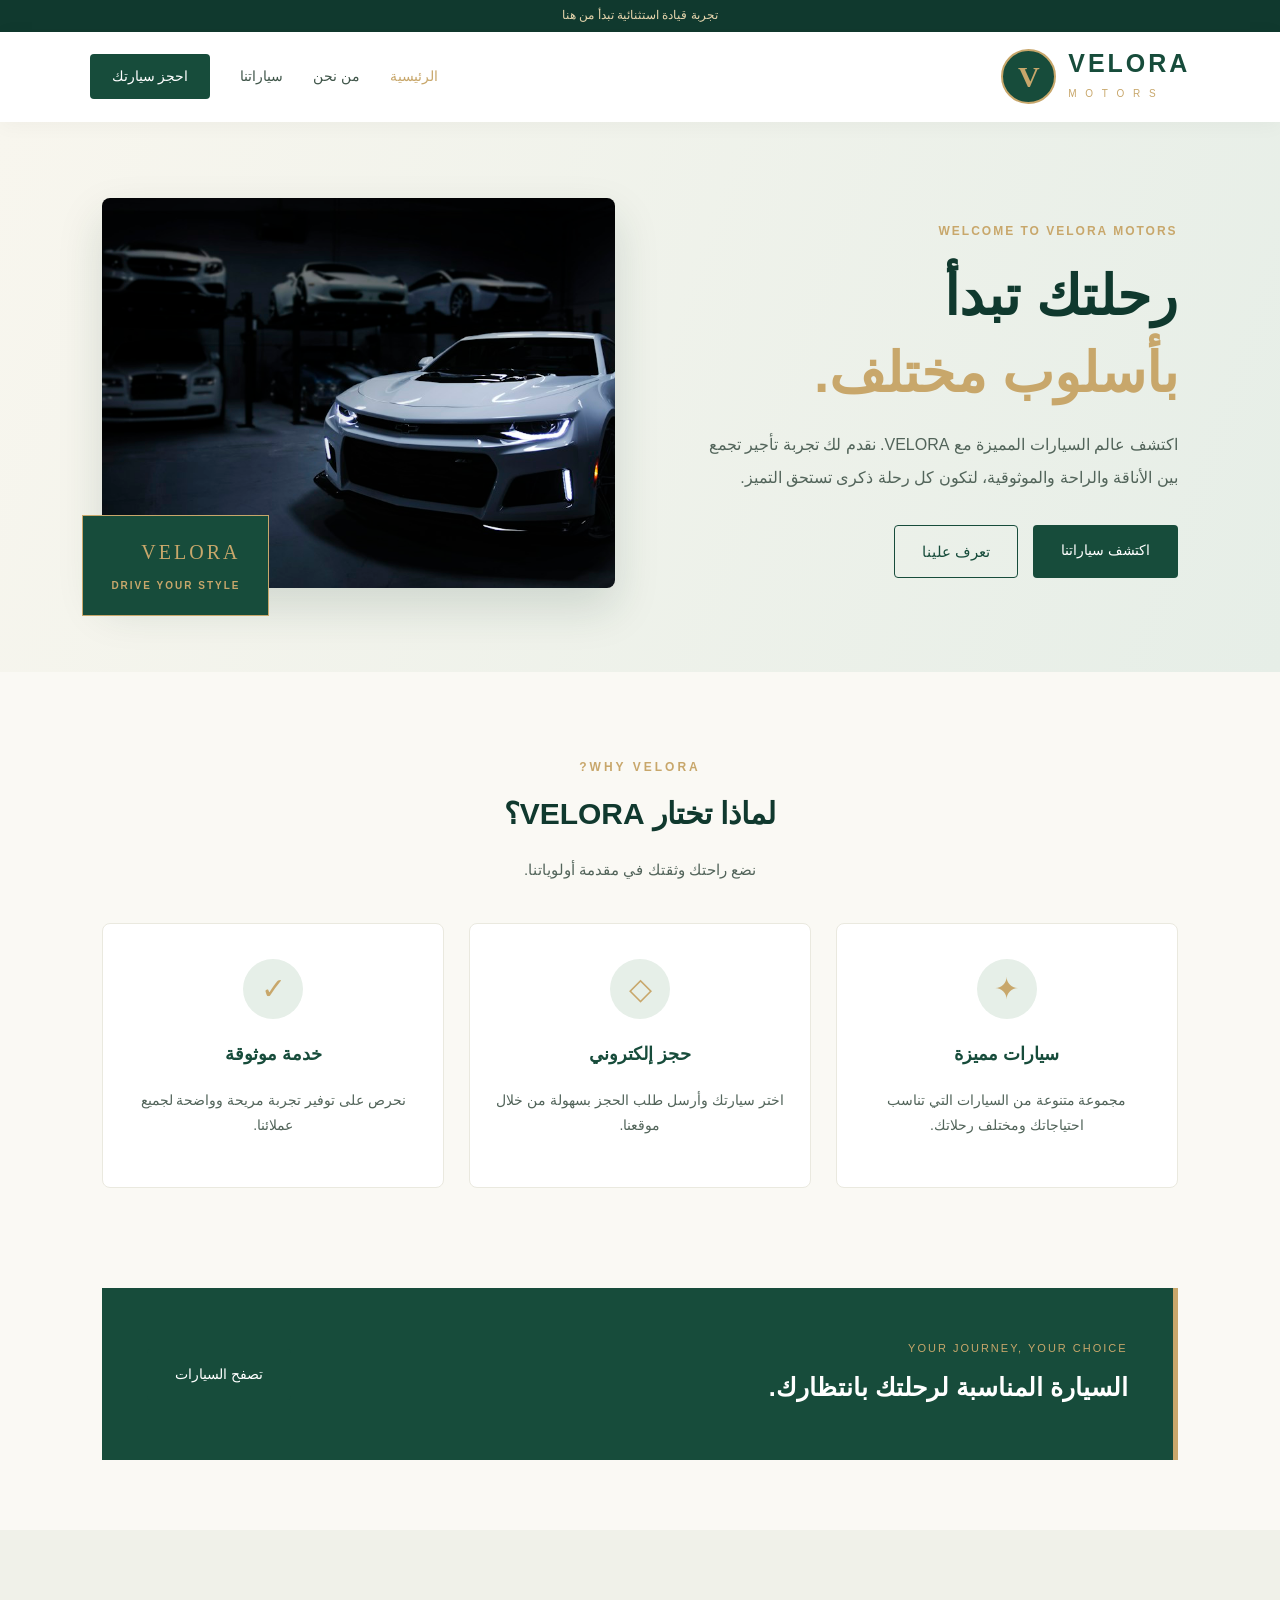
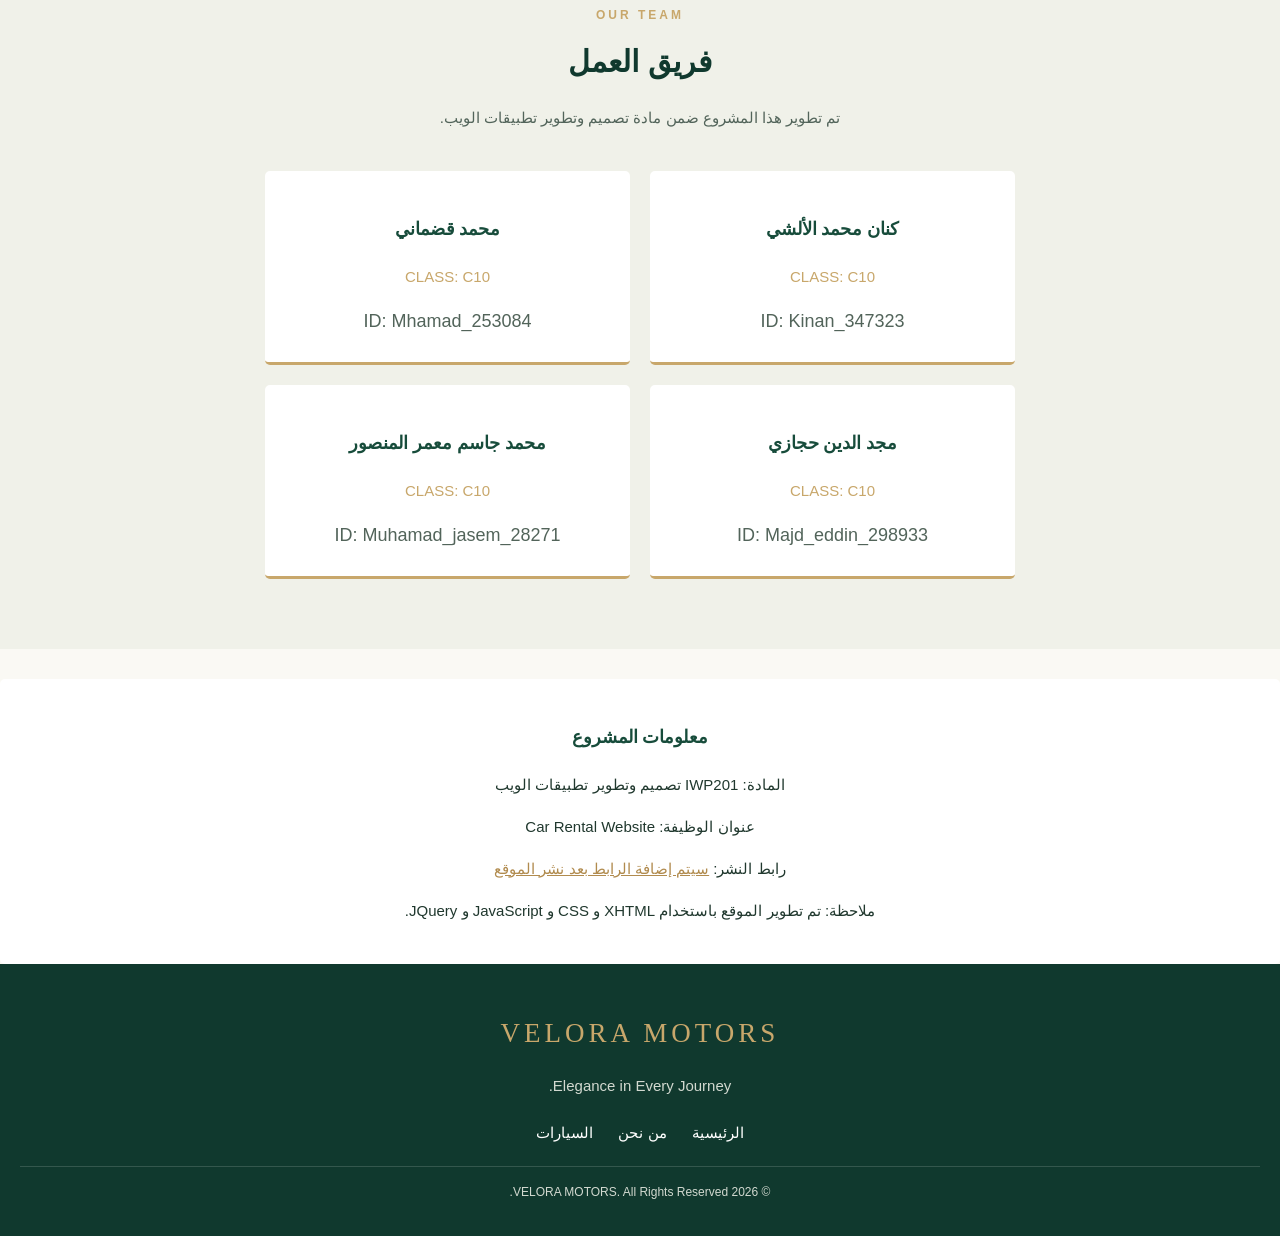
<file: index.html>
<!DOCTYPE html>
<html>
<head>
    <meta charset="UTF-8">
    <meta http-equiv="refresh" content="0; url=home.html">
    <title>VELORA MOTORS</title>
</head>
<body>
    <a href="home.html">Open VELORA MOTORS</a>
</body>
</html>
</file>
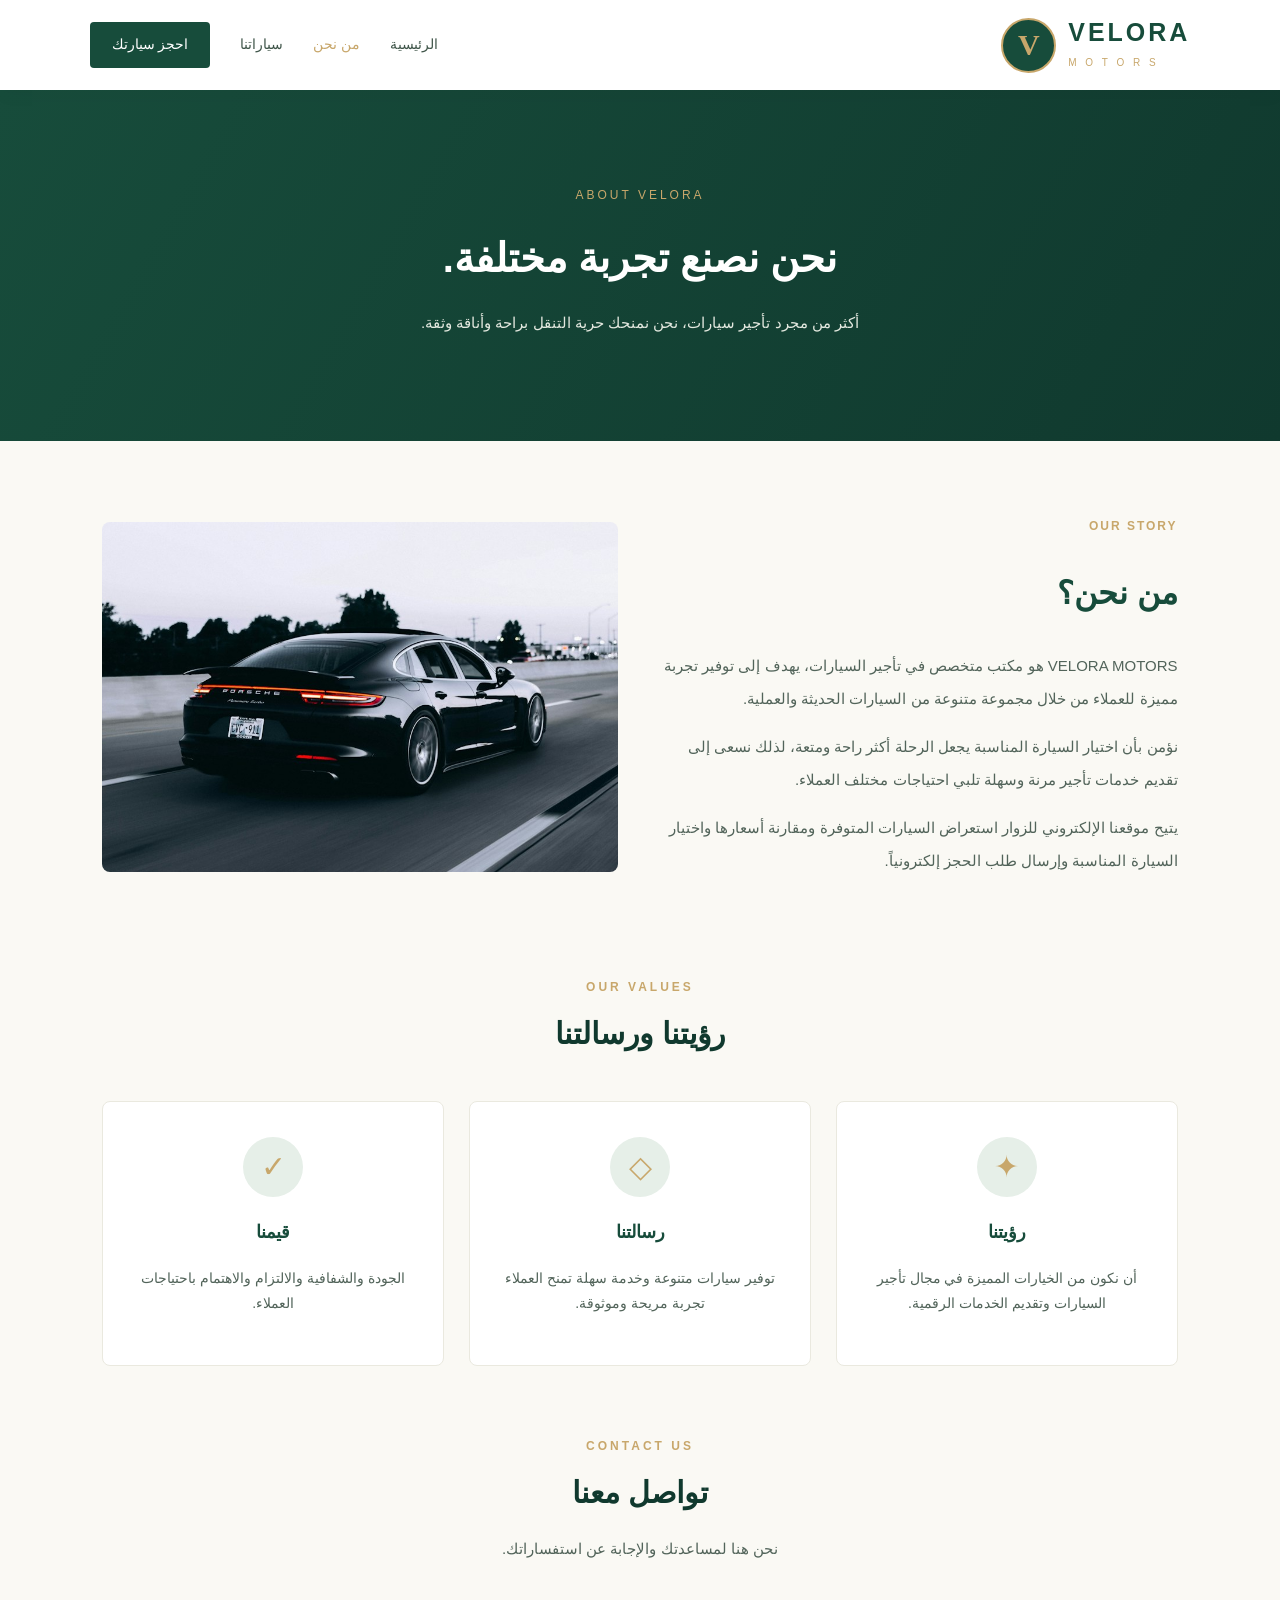
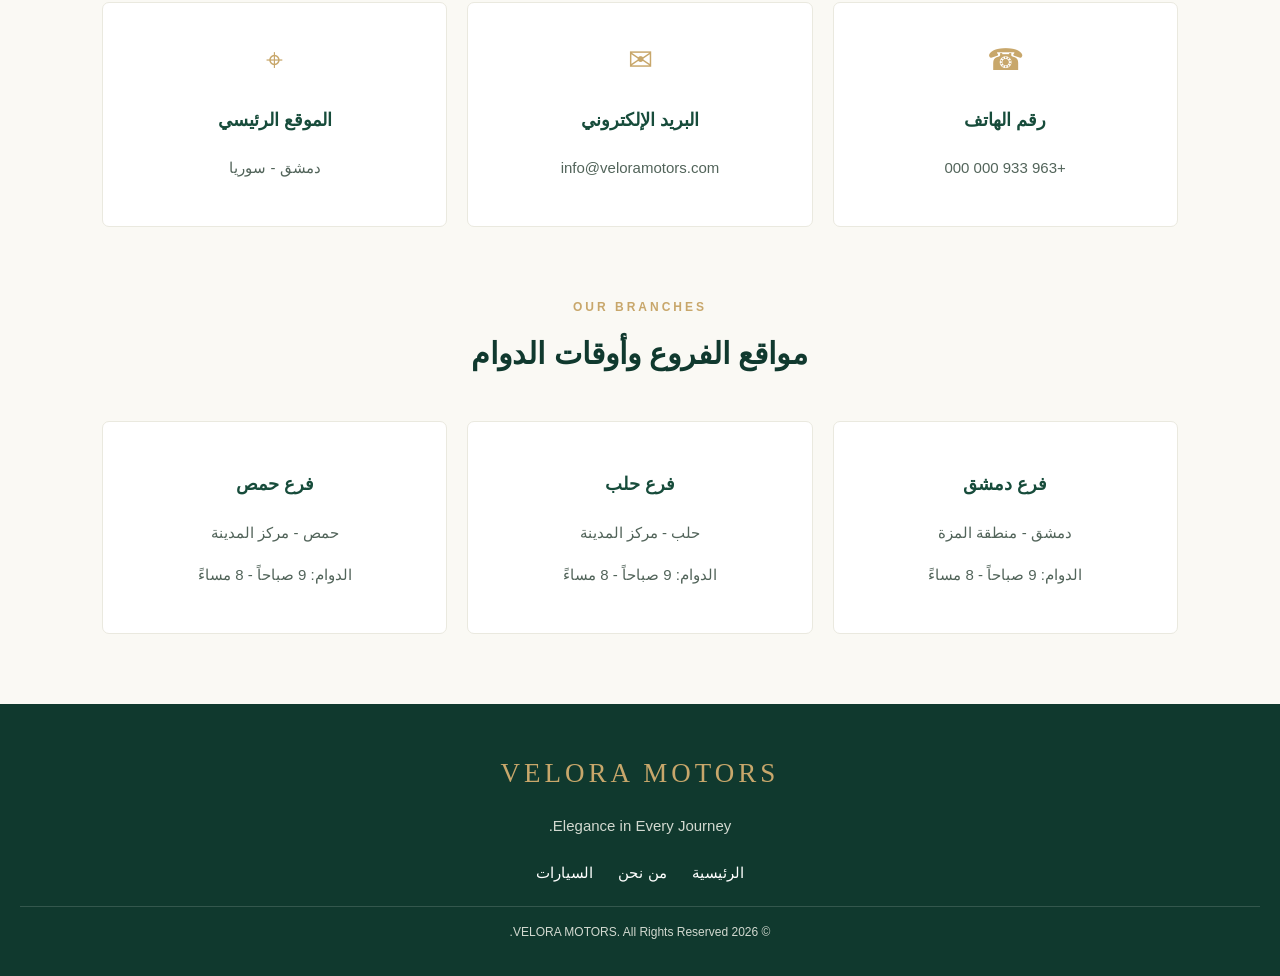
<file: AboutUs.html>
<!DOCTYPE html PUBLIC "-//W3C//DTD XHTML 1.0 Strict//EN"
"http://www.w3.org/TR/xhtml1/DTD/xhtml1-strict.dtd">

<html xmlns="http://www.w3.org/1999/xhtml" xml:lang="ar" lang="ar">

<head>

    <meta http-equiv="Content-Type" content="text/html; charset=utf-8" />

    <meta name="viewport" content="width=device-width, initial-scale=1.0" />

    <title>من نحن | VELORA MOTORS</title>

    <link rel="stylesheet" type="text/css" href="css/style.css" />

    <script type="text/javascript"
    src="https://code.jquery.com/jquery-3.7.1.min.js"></script>

    <script type="text/javascript" src="myFunctions.js"></script>

</head>

<body>

    <div class="header">

        <div class="logo">

            <div class="logo-icon">V</div>

            <div class="logo-text">

                <h1>VELORA</h1>

                <span>M O T O R S</span>

            </div>

        </div>

        <div class="navigation">

            <a href="home.html">الرئيسية</a>

            <a href="AboutUs.html" class="active">من نحن</a>

            <a href="Cars.html">سياراتنا</a>

            <a href="Cars.html" class="nav-button">احجز سيارتك</a>

        </div>

    </div>


    <div class="about-hero">

        <span>ABOUT VELORA</span>

        <h2>نحن نصنع تجربة مختلفة.</h2>

        <p>
            أكثر من مجرد تأجير سيارات، نحن نمنحك حرية
            التنقل براحة وأناقة وثقة.
        </p>

    </div>


    <div class="about-container">

        <div class="about-content">

            <div class="about-text">

                <span class="small-title">OUR STORY</span>

                <h2>من نحن؟</h2>

                <p>
                    VELORA MOTORS هو مكتب متخصص في تأجير السيارات،
                    يهدف إلى توفير تجربة مميزة للعملاء من خلال
                    مجموعة متنوعة من السيارات الحديثة والعملية.
                </p>

                <p>
                    نؤمن بأن اختيار السيارة المناسبة يجعل الرحلة
                    أكثر راحة ومتعة، لذلك نسعى إلى تقديم خدمات
                    تأجير مرنة وسهلة تلبي احتياجات مختلف العملاء.
                </p>

                <p>
                    يتيح موقعنا الإلكتروني للزوار استعراض السيارات
                    المتوفرة ومقارنة أسعارها واختيار السيارة المناسبة
                    وإرسال طلب الحجز إلكترونياً.
                </p>

            </div>

            <div class="about-image">

                <img
                src="images/background2 about.jpg"
                alt="سيارة VELORA" />

            </div>

        </div>


        <div class="section-heading">

            <span>OUR VALUES</span>

            <h2>رؤيتنا ورسالتنا</h2>

        </div>


        <div class="features-grid">

            <div class="feature-card">

                <div class="feature-icon">✦</div>

                <h3>رؤيتنا</h3>

                <p>
                    أن نكون من الخيارات المميزة في مجال
                    تأجير السيارات وتقديم الخدمات الرقمية.
                </p>

            </div>

            <div class="feature-card">

                <div class="feature-icon">◇</div>

                <h3>رسالتنا</h3>

                <p>
                    توفير سيارات متنوعة وخدمة سهلة
                    تمنح العملاء تجربة مريحة وموثوقة.
                </p>

            </div>

            <div class="feature-card">

                <div class="feature-icon">✓</div>

                <h3>قيمنا</h3>

                <p>
                    الجودة والشفافية والالتزام
                    والاهتمام باحتياجات العملاء.
                </p>

            </div>

        </div>


        <!-- CONTACT -->

        <div class="contact-section">

            <div class="section-heading">

                <span>CONTACT US</span>

                <h2>تواصل معنا</h2>

                <p>نحن هنا لمساعدتك والإجابة عن استفساراتك.</p>

            </div>

            <div class="contact-grid">

                <div class="contact-card">

                    <span>☎</span>

                    <h3>رقم الهاتف</h3>

                    <p>+963 933 000 000</p>

                </div>

                <div class="contact-card">

                    <span>✉</span>

                    <h3>البريد الإلكتروني</h3>

                    <p>info@veloramotors.com</p>

                </div>

                <div class="contact-card">

                    <span>⌖</span>

                    <h3>الموقع الرئيسي</h3>

                    <p>دمشق - سوريا</p>

                </div>

            </div>

        </div>


        <!-- BRANCHES -->

        <div class="branches-section">

            <div class="section-heading">

                <span>OUR BRANCHES</span>

                <h2>مواقع الفروع وأوقات الدوام</h2>

            </div>

            <div class="branches-grid">

                <div class="branch-card">

                    <h3>فرع دمشق</h3>

                    <p>دمشق - منطقة المزة</p>

                    <p>الدوام: 9 صباحاً - 8 مساءً</p>

                </div>

                <div class="branch-card">

                    <h3>فرع حلب</h3>

                    <p>حلب - مركز المدينة</p>

                    <p>الدوام: 9 صباحاً - 8 مساءً</p>

                </div>

                <div class="branch-card">

                    <h3>فرع حمص</h3>

                    <p>حمص - مركز المدينة</p>

                    <p>الدوام: 9 صباحاً - 8 مساءً</p>

                </div>

            </div>

        </div>

    </div>


    <div class="footer">

        <div class="footer-logo">VELORA MOTORS</div>

        <p>Elegance in Every Journey.</p>

        <div class="footer-links">

            <a href="home.html">الرئيسية</a>

            <a href="AboutUs.html">من نحن</a>

            <a href="Cars.html">السيارات</a>

        </div>

        <p class="copyright">
            © 2026 VELORA MOTORS. All Rights Reserved.
        </p>

    </div>

</body>

</html>
</file>
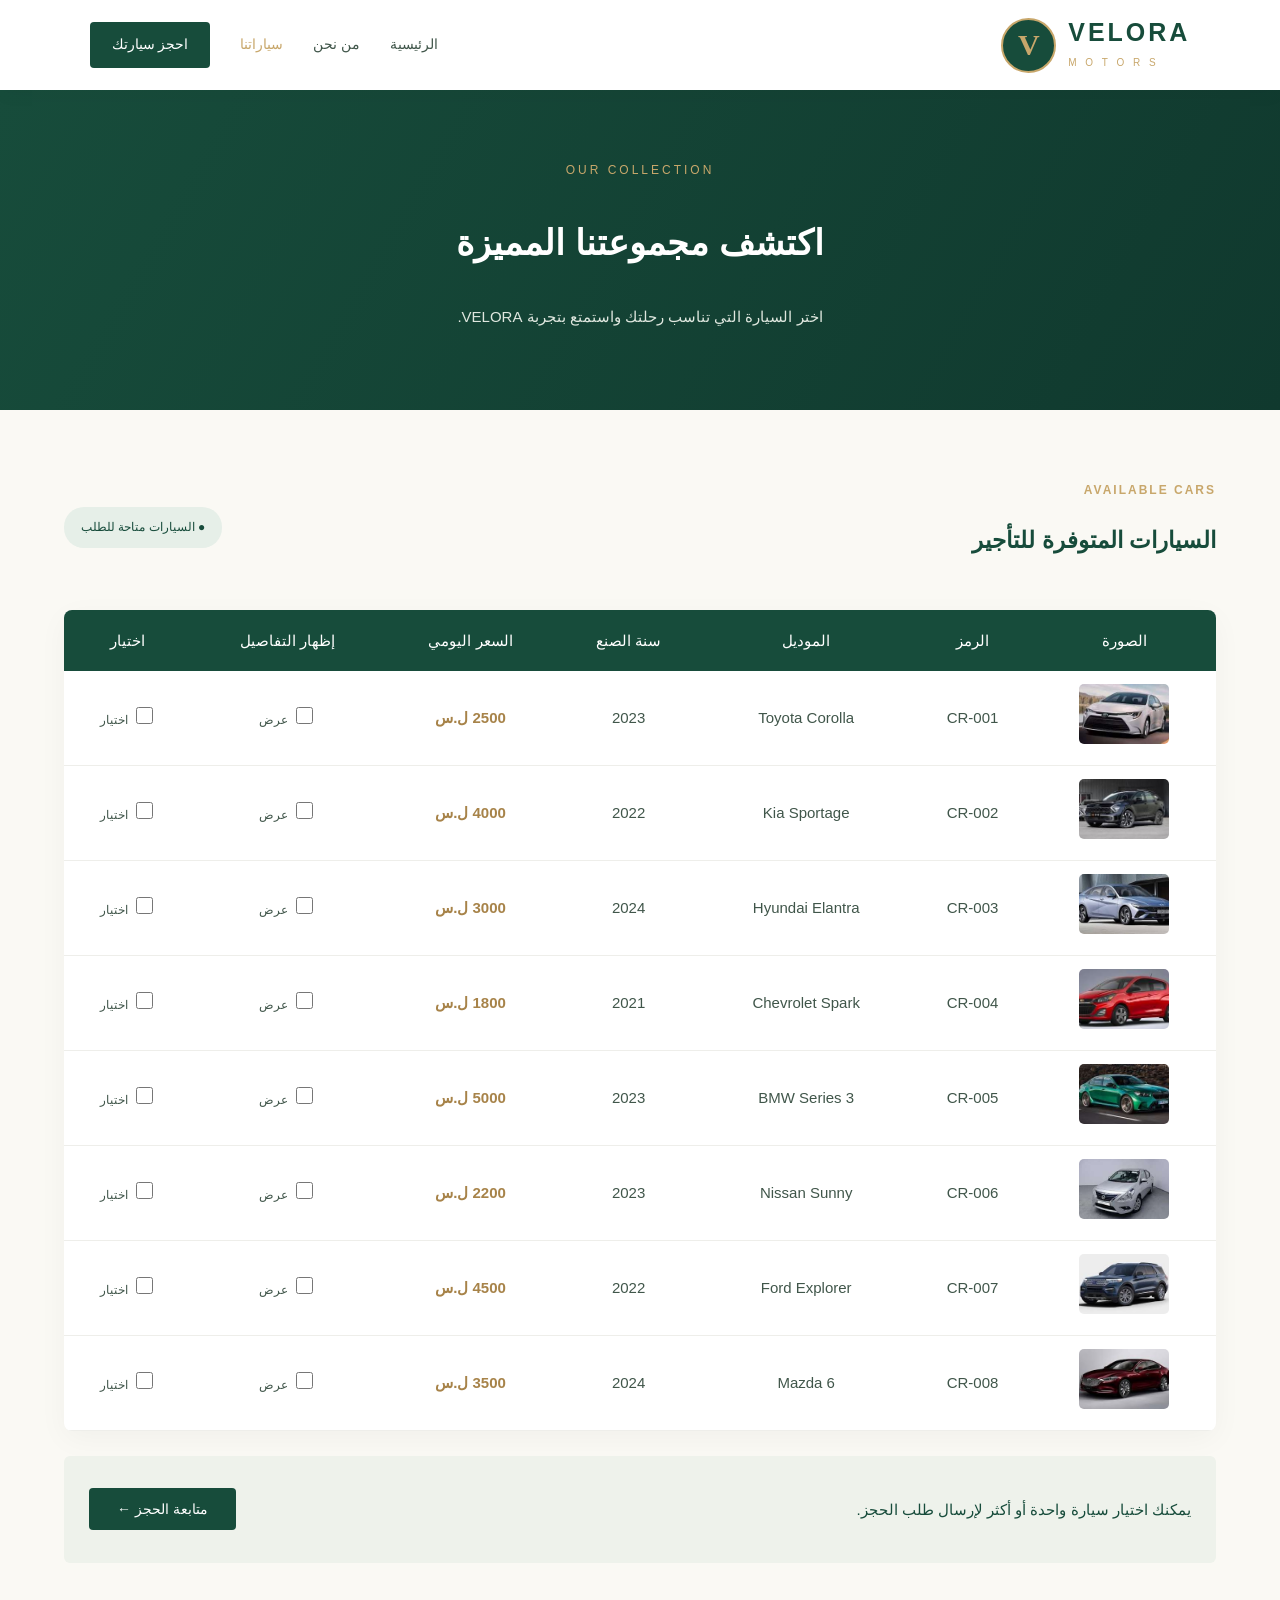
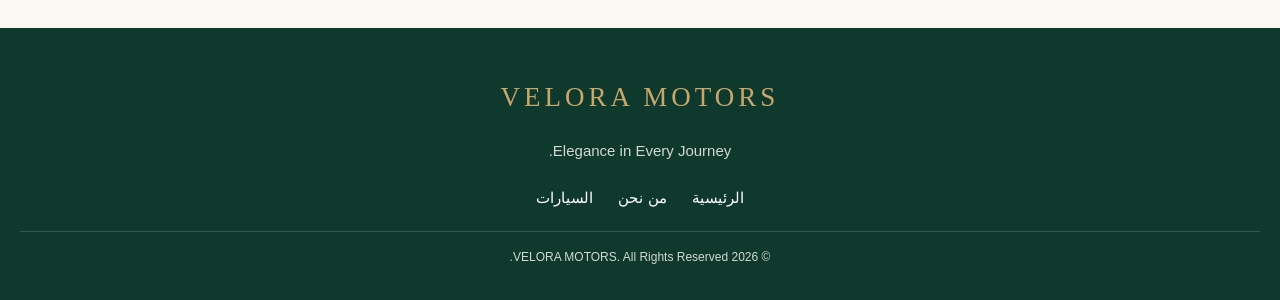
<file: Cars.html>
<!DOCTYPE html PUBLIC "-//W3C//DTD XHTML 1.0 Strict//EN" "http://www.w3.org/TR/xhtml1/DTD/xhtml1-strict.dtd">

<html xmlns="http://www.w3.org/1999/xhtml" xml:lang="ar" lang="ar">

<head>

    <meta http-equiv="Content-Type" content="text/html; charset=utf-8" />

    <meta name="viewport" content="width=device-width, initial-scale=1.0" />

    <title>سياراتنا | VELORA MOTORS</title>

    <link rel="stylesheet" type="text/css" href="css/style.css" />

    <script type="text/javascript" src="https://code.jquery.com/jquery-3.7.1.min.js"></script>

    <script type="text/javascript" src="myFunctions.js"></script>

</head>

<body>

    <!-- HEADER -->

    <div class="header">

        <div class="logo">

            <div class="logo-icon">V</div>

            <div class="logo-text">

                <h1>VELORA</h1>

                <span>M O T O R S</span>

            </div>

        </div>

        <div class="navigation">

            <a href="home.html">الرئيسية</a>

            <a href="AboutUs.html">من نحن</a>

            <a href="Cars.html" class="active">سياراتنا</a>

            <a href="Cars.html#availableCardSection" class="nav-button">احجز سيارتك</a>

        </div>

    </div>


    <!-- PAGE TITLE -->

    <div class="cars-hero">

        <span>OUR COLLECTION</span>

        <h2>اكتشف مجموعتنا المميزة</h2>

        <p>
            اختر السيارة التي تناسب رحلتك واستمتع بتجربة VELORA.
        </p>

    </div>


    <!-- CARS TABLE -->

    <div class="cars-container">

        <div class="table-heading" id="availableCardSection">

            <div>

                <span class="small-title">AVAILABLE CARS</span>

                <h2>السيارات المتوفرة للتأجير</h2>

            </div>

            <span class="availability-label">
                ● السيارات متاحة للطلب
            </span>

        </div>


        <div class="table-responsive">

            <table class="cars-table">

                <thead>

                    <tr>

                        <th>الصورة</th>

                        <th>الرمز</th>

                        <th>الموديل</th>

                        <th>سنة الصنع</th>

                        <th>السعر اليومي</th>

                        <th>إظهار التفاصيل</th>

                        <th>اختيار</th>

                    </tr>

                </thead>


                <tbody>

                    <!-- CAR 1 -->

                    <tr class="car-row">

                        <td>

                            <img class="car-thumbnail" src="images/car1.jpg" alt="Toyota Corolla" />

                        </td>

                        <td>CR-001</td>

                        <td>Toyota Corolla</td>

                        <td>2023</td>

                        <td class="price">2500 ل.س</td>

                        <td>

                            <input type="checkbox" class="details-toggle" data-target="details1" id="toggle1" />

                            <label for="toggle1">عرض</label>

                        </td>

                        <td>

                            <input type="checkbox" class="car-select" value="CR-001" data-model="Toyota Corolla"
                                data-price="2500" id="car1" />

                            <label for="car1">اختيار</label>

                        </td>

                    </tr>


                    <tr class="details-row" id="details1">

                        <td colspan="7">

                            <div class="details-content">

                                <strong>تفاصيل السيارة:</strong>

                                <span>نوع الوقود: بنزين</span>

                                <span>ناقل الحركة: أوتوماتيك</span>

                                <span>عدد المقاعد: 5</span>

                                <span>عداد الكيلومترات: 25000 كم</span>

                                <span>اللون: أبيض</span>

                            </div>

                        </td>

                    </tr>


                    <!-- CAR 2 -->

                    <tr class="car-row">

                        <td>

                            <img class="car-thumbnail" src="images/car2.jpg" alt="Kia Sportage" />

                        </td>

                        <td>CR-002</td>

                        <td>Kia Sportage</td>

                        <td>2022</td>

                        <td class="price">4000 ل.س</td>

                        <td>

                            <input type="checkbox" class="details-toggle" data-target="details2" id="toggle2" />

                            <label for="toggle2">عرض</label>

                        </td>

                        <td>

                            <input type="checkbox" class="car-select" value="CR-002" data-model="Kia Sportage"
                                data-price="4000" id="car2" />

                            <label for="car2">اختيار</label>

                        </td>

                    </tr>


                    <tr class="details-row" id="details2">

                        <td colspan="7">

                            <div class="details-content">

                                <strong>تفاصيل السيارة:</strong>

                                <span>نوع الوقود: بنزين</span>

                                <span>ناقل الحركة: أوتوماتيك</span>

                                <span>عدد المقاعد: 5</span>

                                <span>عداد الكيلومترات: 32000 كم</span>

                                <span>اللون: أسود</span>

                            </div>

                        </td>

                    </tr>


                    <!-- CAR 3 -->

                    <tr class="car-row">

                        <td>

                            <img class="car-thumbnail" src="images/car3.jpg" alt="Hyundai Elantra" />

                        </td>

                        <td>CR-003</td>

                        <td>Hyundai Elantra</td>

                        <td>2024</td>

                        <td class="price">3000 ل.س</td>

                        <td>

                            <input type="checkbox" class="details-toggle" data-target="details3" id="toggle3" />

                            <label for="toggle3">عرض</label>

                        </td>

                        <td>

                            <input type="checkbox" class="car-select" value="CR-003" data-model="Hyundai Elantra"
                                data-price="3000" id="car3" />

                            <label for="car3">اختيار</label>

                        </td>

                    </tr>


                    <tr class="details-row" id="details3">

                        <td colspan="7">

                            <div class="details-content">

                                <strong>تفاصيل السيارة:</strong>

                                <span>نوع الوقود: بنزين</span>

                                <span>ناقل الحركة: أوتوماتيك</span>

                                <span>عدد المقاعد: 5</span>

                                <span>عداد الكيلومترات: 15000 كم</span>

                                <span>اللون: فضي</span>

                            </div>

                        </td>

                    </tr>


                    <!-- CAR 4 -->

                    <tr class="car-row">

                        <td>

                            <img class="car-thumbnail" src="images/car4.jpg" alt="Chevrolet Spark" />

                        </td>

                        <td>CR-004</td>

                        <td>Chevrolet Spark</td>

                        <td>2021</td>

                        <td class="price">1800 ل.س</td>

                        <td>

                            <input type="checkbox" class="details-toggle" data-target="details4" id="toggle4" />

                            <label for="toggle4">عرض</label>

                        </td>

                        <td>

                            <input type="checkbox" class="car-select" value="CR-004" data-model="Chevrolet Spark"
                                data-price="1800" id="car4" />

                            <label for="car4">اختيار</label>

                        </td>

                    </tr>


                    <tr class="details-row" id="details4">

                        <td colspan="7">

                            <div class="details-content">

                                <strong>تفاصيل السيارة:</strong>

                                <span>نوع الوقود: بنزين</span>

                                <span>ناقل الحركة: يدوي</span>

                                <span>عدد المقاعد: 4</span>

                                <span>عداد الكيلومترات: 45000 كم</span>

                                <span>اللون: أحمر</span>

                            </div>

                        </td>

                    </tr>


                    <!-- CAR 5 -->

                    <tr class="car-row">

                        <td>

                            <img class="car-thumbnail" src="images/car5.jpg" alt="BMW Series 3" />

                        </td>

                        <td>CR-005</td>

                        <td>BMW Series 3</td>

                        <td>2023</td>

                        <td class="price">5000 ل.س</td>

                        <td>

                            <input type="checkbox" class="details-toggle" data-target="details5" id="toggle5" />

                            <label for="toggle5">عرض</label>

                        </td>

                        <td>

                            <input type="checkbox" class="car-select" value="CR-005" data-model="BMW Series 3"
                                data-price="5000" id="car5" />

                            <label for="car5">اختيار</label>

                        </td>

                    </tr>


                    <tr class="details-row" id="details5">

                        <td colspan="7">

                            <div class="details-content">

                                <strong>تفاصيل السيارة:</strong>

                                <span>نوع الوقود: بنزين</span>

                                <span>ناقل الحركة: أوتوماتيك</span>

                                <span>عدد المقاعد: 5</span>

                                <span>عداد الكيلومترات: 18000 كم</span>

                                <span>اللون: أخضر داكن</span>

                            </div>

                        </td>

                    </tr>


<!-- CAR 6 -->
<tr class="car-row">
    <td>
        <img class="car-thumbnail" src="images/car6.jpg" alt="Nissan Sunny" />
    </td>
    <td>CR-006</td>
    <td>Nissan Sunny</td>
    <td>2023</td>
    <td class="price">2200 ل.س</td>
    <td>
        <input type="checkbox" class="details-toggle" data-target="details6" id="toggle6" />
        <label for="toggle6">عرض</label>
    </td>
    <td>
        <input type="checkbox" class="car-select" value="CR-006" data-model="Nissan Sunny" data-price="2200" id="car6" />
        <label for="car6">اختيار</label>
    </td>
</tr>
<tr class="details-row" id="details6">
    <td colspan="7">
        <div class="details-content">
            <strong>تفاصيل السيارة:</strong>
            <span>نوع الوقود: بنزين</span>
            <span>ناقل الحركة: أوتوماتيك</span>
            <span>عدد المقاعد: 5</span>
            <span>عداد الكيلومترات: 20000 كم</span>
            <span>اللون: رمادي</span>
        </div>
    </td>
</tr>

<!-- CAR 7 -->
<tr class="car-row">
    <td>
        <img class="car-thumbnail" src="images/car7.jpg" alt="Ford Explorer" />
    </td>
    <td>CR-007</td>
    <td>Ford Explorer</td>
    <td>2022</td>
    <td class="price">4500 ل.س</td>
    <td>
        <input type="checkbox" class="details-toggle" data-target="details7" id="toggle7" />
        <label for="toggle7">عرض</label>
    </td>
    <td>
        <input type="checkbox" class="car-select" value="CR-007" data-model="Ford Explorer" data-price="4500" id="car7" />
        <label for="car7">اختيار</label>
    </td>
</tr>
<tr class="details-row" id="details7">
    <td colspan="7">
        <div class="details-content">
            <strong>تفاصيل السيارة:</strong>
            <span>نوع الوقود: بنزين</span>
            <span>ناقل الحركة: أوتوماتيك</span>
            <span>عدد المقاعد: 7</span>
            <span>عداد الكيلومترات: 28000 كم</span>
            <span>اللون: أزرق داكن</span>
        </div>
    </td>
</tr>

<!-- CAR 8 -->
<tr class="car-row">
    <td>
        <img class="car-thumbnail" src="images/car8.jpg" alt="Mazda 6" />
    </td>
    <td>CR-008</td>
    <td>Mazda 6</td>
    <td>2024</td>
    <td class="price">3500 ل.س</td>
    <td>
        <input type="checkbox" class="details-toggle" data-target="details8" id="toggle8" />
        <label for="toggle8">عرض</label>
    </td>
    <td>
        <input type="checkbox" class="car-select" value="CR-008" data-model="Mazda 6" data-price="3500" id="car8" />
        <label for="car8">اختيار</label>
    </td>
</tr>
<tr class="details-row" id="details8">
    <td colspan="7">
        <div class="details-content">
            <strong>تفاصيل السيارة:</strong>
            <span>نوع الوقود: بنزين</span>
            <span>ناقل الحركة: أوتوماتيك</span>
            <span>عدد المقاعد: 5</span>
            <span>عداد الكيلومترات: 10000 كم</span>
            <span>اللون: أحمر غامق</span>
        </div>
    </td>
</tr>


                </tbody>

            </table>

        </div>


        <div class="selection-footer">

            <p>
                يمكنك اختيار سيارة واحدة أو أكثر لإرسال طلب الحجز.
            </p>

            <button type="button" id="continueBtn" class="main-button">
                متابعة الحجز ←
            </button>

        </div>


        <!-- BOOKING FORM -->

        <div id="bookingSection" class="booking-section">

            <div class="section-heading">

                <span>BOOKING INFORMATION</span>

                <h2>نموذج طلب الحجز</h2>

                <p>يرجى إدخال معلوماتك لإتمام طلب الحجز.</p>

            </div>


            <form id="bookingForm" action="#" method="post">

                <fieldset>

                    <legend>المعلومات الشخصية</legend>


                    <div class="form-grid">

                        <div class="form-group">

                            <label for="fullName">
                                الاسم الكامل
                            </label>

                            <input type="text" id="fullName" name="fullName" placeholder="أدخل اسمك باللغة العربية" />

                        </div>


                        <div class="form-group">

                            <label for="nationalId">
                                الرقم الوطني *
                            </label>

                            <input type="text" id="nationalId" name="nationalId" maxlength="11" placeholder="11 خانة"
                                required="required" />

                        </div>


                        <div class="form-group">

                            <label for="mobile">
                                رقم الموبايل
                            </label>

                            <input type="tel" id="mobile" name="mobile" maxlength="10" placeholder="09XXXXXXXX"
                                dir="rtl" />

                        </div>


                        <div class="form-group">

                            <label for="email">
                                البريد الإلكتروني
                            </label>

                            <input type="email" id="email" name="email" placeholder="example@email.com" />

                        </div>

                    </div>

                </fieldset>


                <fieldset>

                    <legend>معلومات التأجير</legend>


                    <div class="form-grid">

                        <div class="form-group">

                            <label for="startDate">
                                تاريخ بداية التأجير *
                            </label>

                            <input type="date" id="startDate" name="startDate" required="required"
                                placeholder="يوم / شهر / سنة " />

                        </div>


                        <div class="form-group">

                            <label for="endDate">
                                تاريخ نهاية التأجير *
                            </label>

                            <input type="date" id="endDate" name="endDate" required="required"
                                placeholder="يوم / شهر / سنة " />

                        </div>

                    </div>

                </fieldset>


                <div class="required-note">
                    * الحقول المشار إليها إلزامية.
                </div>


                <div class="form-buttons">

                    <button type="submit" class="main-button">
                        إرسال طلب الحجز
                    </button>

                    <button type="reset" class="reset-button">
                        إعادة تعيين
                    </button>

                </div>

            </form>


            <!-- RESULT -->

            <div id="resultSection" class="result-section">

                <div class="result-icon">✓</div>

                <h2>تم التحقق من طلبك بنجاح!</h2>

                <p>
                    فيما يلي تفاصيل طلب الحجز والحساب النهائي.
                </p>

                <div id="resultContent"></div>

            </div>

        </div>

    </div>


    <!-- FOOTER -->

    <div class="footer">

        <div class="footer-logo">VELORA MOTORS</div>

        <p>Elegance in Every Journey.</p>

        <div class="footer-links">

            <a href="home.html">الرئيسية</a>

            <a href="AboutUs.html">من نحن</a>

            <a href="Cars.html">السيارات</a>

        </div>

        <p class="copyright">
            © 2026 VELORA MOTORS. All Rights Reserved.
        </p>

    </div>

</body>

</html>
</file>
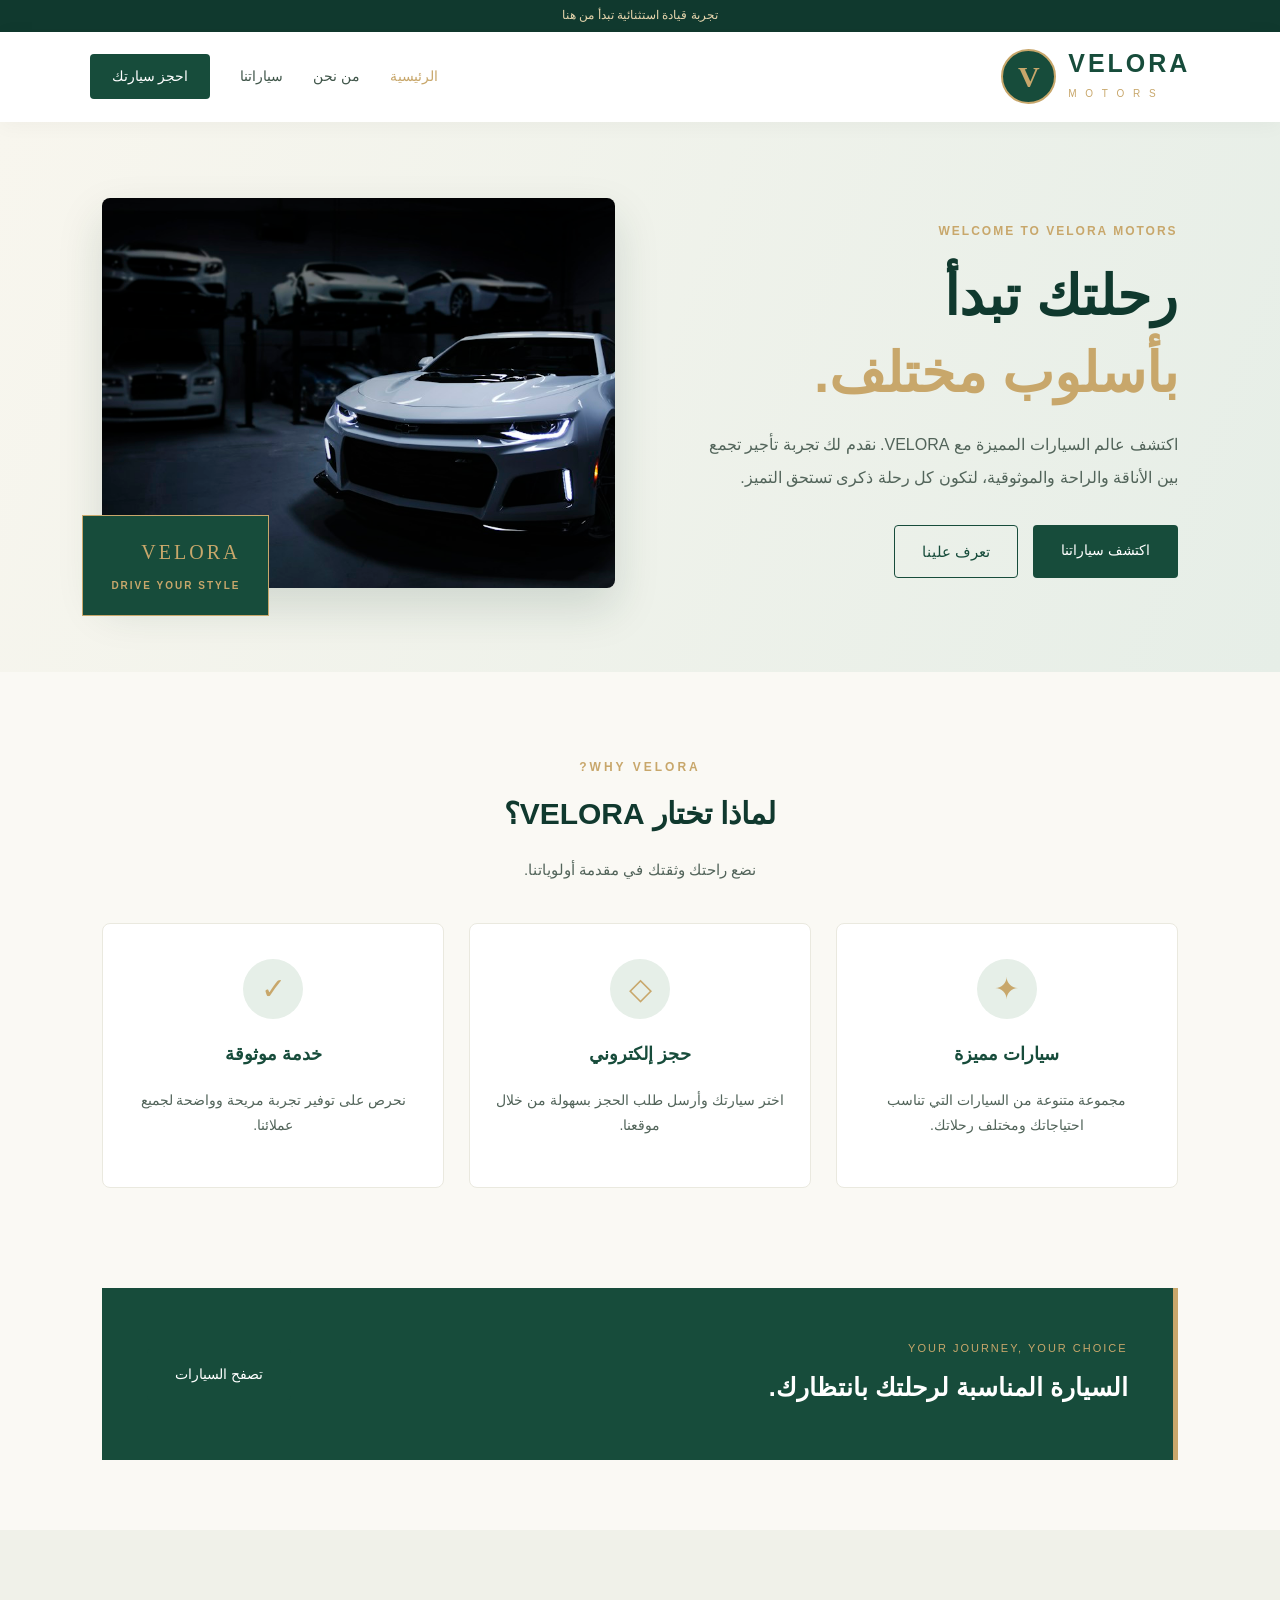
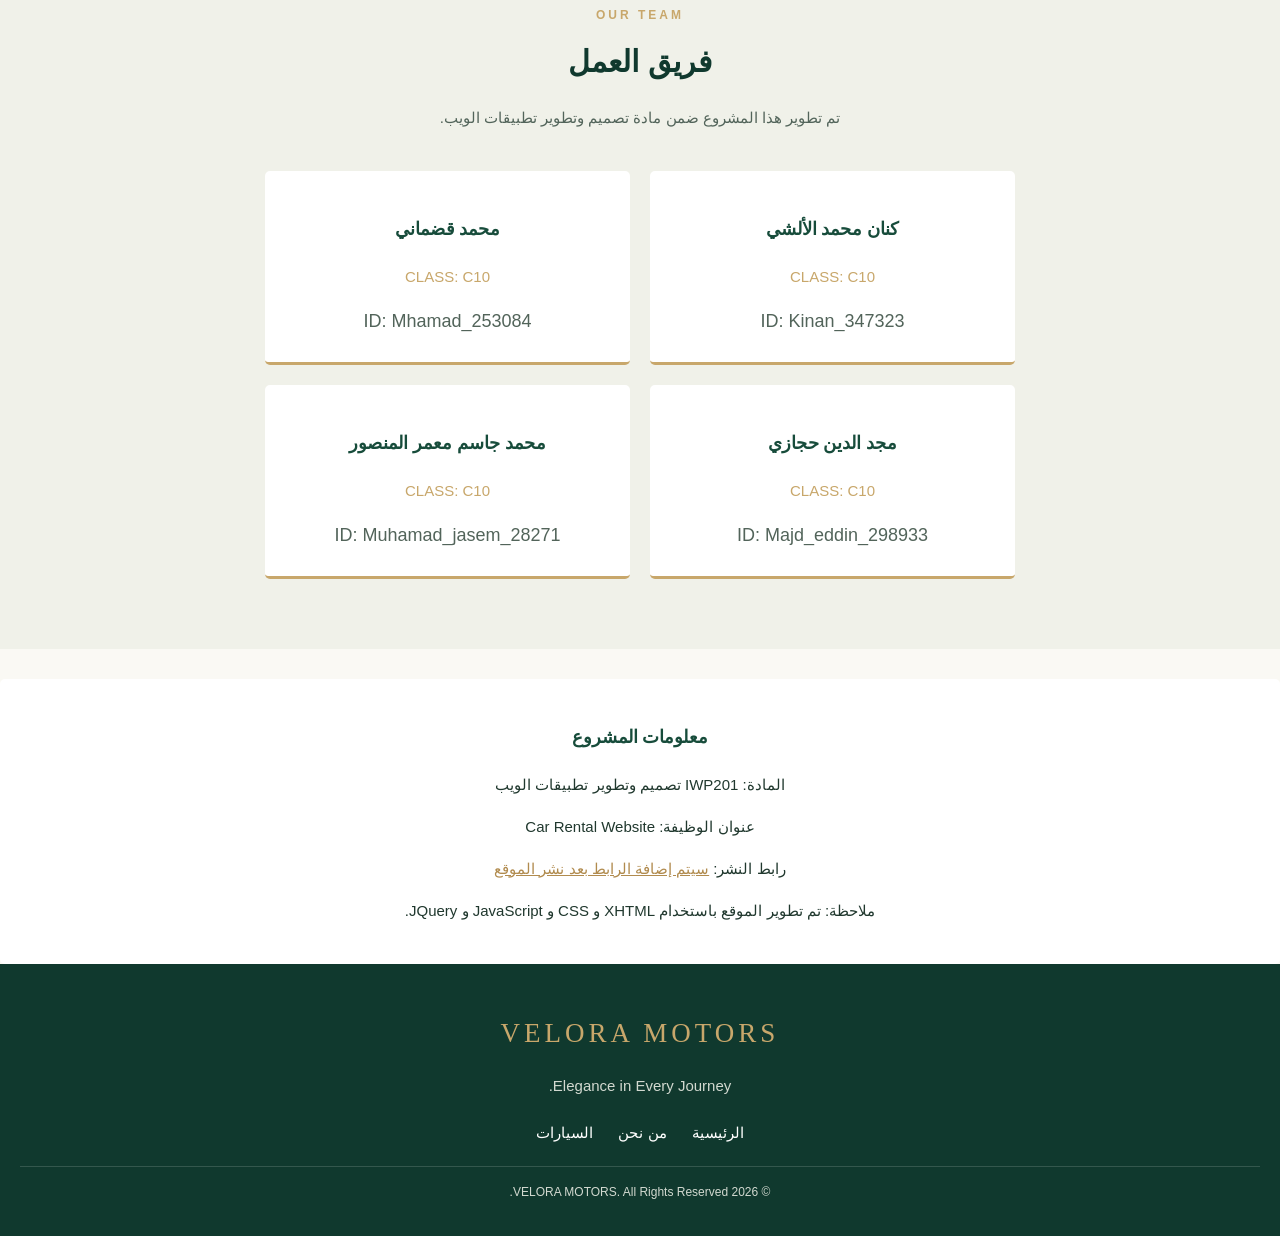
<file: home.html>
<!DOCTYPE html PUBLIC "-//W3C//DTD XHTML 1.0 Strict//EN" "http://www.w3.org/TR/xhtml1/DTD/xhtml1-strict.dtd">

<html xmlns="http://www.w3.org/1999/xhtml" xml:lang="ar" lang="ar">

<head>
    <meta http-equiv="Content-Type" content="text/html; charset=utf-8" />
    <meta name="viewport" content="width=device-width, initial-scale=1.0" />

    <title>VELORA MOTORS | الصفحة الرئيسية</title>

    <link rel="stylesheet" type="text/css" href="css/style.css" />

    <script type="text/javascript" src="https://code.jquery.com/jquery-3.7.1.min.js"></script>

    <script type="text/javascript" src="myFunctions.js"></script>
</head>

<body>

    <!-- HEADER -->

    <div class="top-bar">
        <p>تجربة قيادة استثنائية تبدأ من هنا</p>
    </div>

    <div class="header">

        <div class="logo">
            <div class="logo-icon">V</div>

            <div class="logo-text">
                <h1>VELORA</h1>
                <span>M O T O R S</span>
            </div>
        </div>

        <div class="navigation">

            <a href="home.html" class="active">الرئيسية</a>

            <a href="AboutUs.html">من نحن</a>

            <a href="Cars.html">سياراتنا</a>

            <a href="Cars.html" class="nav-button">احجز سيارتك</a>

        </div>

    </div>


    <!-- HERO SECTION -->

    <div class="hero">

        <div class="hero-content">

            <span class="hero-label">WELCOME TO VELORA MOTORS</span>

            <h2>
                رحلتك تبدأ<br />
                <span>بأسلوب مختلف.</span>
            </h2>

            <p>
                اكتشف عالم السيارات المميزة مع VELORA.
                نقدم لك تجربة تأجير تجمع بين الأناقة والراحة
                والموثوقية، لتكون كل رحلة ذكرى تستحق التميز.
            </p>

            <div class="hero-buttons">

                <a href="Cars.html" class="main-button">
                    اكتشف سياراتنا
                </a>

                <a href="AboutUs.html" class="secondary-button">
                    تعرف علينا
                </a>

            </div>

        </div>

        <div class="hero-image">

            <img src="images/background2 home.jpg" alt="سيارة فاخرة من VELORA" />

            <div class="image-badge">
                <span>VELORA</span>
                <strong>DRIVE YOUR STYLE</strong>
            </div>

        </div>

    </div>


    <!-- FEATURES -->

    <div class="features-section">

        <div class="section-heading">

            <span>WHY VELORA?</span>

            <h2>لماذا تختار VELORA؟</h2>

            <p>نضع راحتك وثقتك في مقدمة أولوياتنا.</p>

        </div>

        <div class="features-grid">

            <div class="feature-card">

                <div class="feature-icon">✦</div>

                <h3>سيارات مميزة</h3>

                <p>
                    مجموعة متنوعة من السيارات التي تناسب
                    احتياجاتك ومختلف رحلاتك.
                </p>

            </div>

            <div class="feature-card">

                <div class="feature-icon">◇</div>

                <h3>حجز إلكتروني</h3>

                <p>
                    اختر سيارتك وأرسل طلب الحجز
                    بسهولة من خلال موقعنا.
                </p>

            </div>

            <div class="feature-card">

                <div class="feature-icon">✓</div>

                <h3>خدمة موثوقة</h3>

                <p>
                    نحرص على توفير تجربة مريحة
                    وواضحة لجميع عملائنا.
                </p>

            </div>

        </div>

    </div>


    <!-- CALL TO ACTION -->

    <div class="cta-section">

        <div>
            <span>YOUR JOURNEY, YOUR CHOICE</span>

            <h2>السيارة المناسبة لرحلتك بانتظارك.</h2>
        </div>

        <a href="Cars.html" class="main-button">
            تصفح السيارات
        </a>

    </div>


    <!-- STUDENTS -->

    <div class="students-section">

        <div class="section-heading">

            <span>OUR TEAM</span>

            <h2>فريق العمل</h2>

            <p>تم تطوير هذا المشروع ضمن مادة تصميم وتطوير تطبيقات الويب.</p>

        </div>

        <div class="students-grid">

            <div class="student-card">

                <h3> كنان محمد الألشي</h3>

                <P> CLASS: C10</P>

                <span> ID: Kinan_347323</span>



            </div>

            <div class="student-card">

                <h3> محمد قضماني</h3>

                <P> CLASS: C10</P>

                <span> ID: Mhamad_253084</span>

            </div>



            <div class="student-card">

                <h3> مجد الدين حجازي</h3>

                <P> CLASS: C10</P>

                <span> ID: Majd_eddin_298933</span>

            </div>


    
        <div class="student-card">

            <h3> محمد جاسم معمر المنصور</h3>

            <P> CLASS: C10</P>

            <span> ID: Muhamad_jasem_28271</span>
        </div>

    </div>

    </div>

    <div class="project-info">

        <h3>معلومات المشروع</h3>

        <p>
             المادة: IWP201 تصميم وتطوير تطبيقات الويب
        </p>

        <p>
            عنوان الوظيفة: Car Rental Website
        </p>

        <p>
            رابط النشر:
            <a href="#">سيتم إضافة الرابط بعد نشر الموقع</a>
        </p>

        <p>
            ملاحظة: تم تطوير الموقع باستخدام XHTML و CSS
            و JavaScript و JQuery.
        </p>

    </div>

    </div>


    <!-- FOOTER -->

    <div class="footer">

        <div class="footer-logo">
            VELORA MOTORS
        </div>

        <p>Elegance in Every Journey.</p>

        <div class="footer-links">

            <a href="home.html">الرئيسية</a>

            <a href="AboutUs.html">من نحن</a>

            <a href="Cars.html">السيارات</a>

        </div>

        <p class="copyright">
            © 2026 VELORA MOTORS. All Rights Reserved.
        </p>

    </div>

</body>

</html>
</file>
<file: css/style.css>
/* ==============================
   VELORA MOTORS
   PREMIUM DESIGN SYSTEM
================================ */


/* GENERAL */

* {
    box-sizing: border-box;
}

body {
    margin: 0;
    padding: 0;

    direction: rtl;

    background-color: #faf9f4;

    color: #20382e;

    font-family: Tahoma, Arial, sans-serif;

    font-size: 15px;

    line-height: 1.8;
}

a {
    text-decoration: none;

    color: inherit;
}

button,
input {
    font-family: Tahoma, Arial, sans-serif;
}

button {
    cursor: pointer;
}

img {
    max-width: 100%;
}


/* COLORS */

:root {
    --green: #174c3b;

    --dark-green: #10392e;

    --light-green: #e6efe8;

    --gold: #c8a76b;

    --cream: #faf9f4;

    --white: #ffffff;

    --text: #52645a;
}


/* TOP BAR */

.top-bar {
    background-color: var(--dark-green);

    color: #e6d5ad;

    text-align: center;

    padding: 5px;

    font-size: 12px;
}

.top-bar p {
    margin: 0;
}


/* HEADER */

.header {
    min-height: 90px;

    background-color: var(--white);

    display: flex;

    justify-content: space-between;

    align-items: center;

    padding: 12px 7%;

    box-shadow: 0 3px 20px rgba(0,0,0,0.04);

    position: relative;

    z-index: 10;
}


/* LOGO */

.logo {
    display: flex;

    align-items: center;

    gap: 12px;

    direction: ltr;
}

.logo-icon {
    width: 55px;

    height: 55px;

    border: 2px solid var(--gold);

    background-color: var(--green);

    color: var(--gold);

    border-radius: 50%;

    display: flex;

    justify-content: center;

    align-items: center;

    font-size: 30px;

    font-family: Georgia, serif;

    font-weight: bold;
}

.logo-text h1 {
    margin: 0;

    color: var(--green);

    font-size: 25px;

    letter-spacing: 3px;

    line-height: 1.2;
}

.logo-text span {
    color: var(--gold);

    font-size: 10px;

    letter-spacing: 3px;
}


/* NAVIGATION */

.navigation {
    display: flex;

    align-items: center;

    gap: 30px;
}

.navigation a {
    color: #40564a;

    font-size: 14px;

    transition: 0.3s;
}

.navigation a:hover,
.navigation a.active {
    color: var(--gold);
}

.navigation .nav-button {
    background-color: var(--green);

    color: white;

    padding: 10px 22px;

    border-radius: 4px;
}

.navigation .nav-button:hover {
    background-color: var(--gold);

    color: var(--dark-green);
}


/* HERO */

.hero {
    display: flex;

    align-items: center;

    justify-content: space-between;

    gap: 50px;

    padding: 75px 8%;

    background: linear-gradient(
        110deg,
        #f8f6ee,
        #e6eee7
    );

    min-height: 550px;
}

.hero-content {
    flex: 1;
}

.hero-label,
.small-title {
    color: var(--gold);

    font-size: 12px;

    letter-spacing: 2px;

    font-weight: bold;
}

.hero-content h2 {
    font-size: 55px;

    color: var(--dark-green);

    line-height: 1.4;

    margin: 15px 0;
}

.hero-content h2 span {
    color: var(--gold);
}

.hero-content p {
    color: var(--text);

    max-width: 480px;

    font-size: 16px;

    line-height: 2.1;
}

.hero-image {
    flex: 1;

    position: relative;
}

.hero-image img {
    width: 100%;

    height: 390px;

    object-fit: cover;

    border-radius: 8px;

    box-shadow: 0 20px 45px rgba(20,60,45,0.15);
}

.image-badge {
    position: absolute;

    bottom: -20px;

    left: -20px;

    background-color: var(--green);

    color: var(--gold);

    padding: 18px 28px;

    border: 1px solid var(--gold);
}

.image-badge span {
    display: block;

    font-size: 20px;

    font-family: Georgia, serif;

    letter-spacing: 3px;
}

.image-badge strong {
    font-size: 10px;

    letter-spacing: 2px;
}


/* BUTTONS */

.hero-buttons {
    display: flex;

    gap: 15px;

    margin-top: 30px;
}

.main-button {
    display: inline-block;

    border: none;

    background-color: var(--green);

    color: white;

    padding: 13px 28px;

    font-size: 14px;

    border-radius: 4px;

    transition: 0.3s;
}

.main-button:hover {
    background-color: var(--gold);

    color: var(--dark-green);

    transform: translateY(-3px);
}

.secondary-button {
    display: inline-block;

    border: 1px solid var(--green);

    color: var(--green);

    padding: 12px 27px;

    border-radius: 4px;

    transition: 0.3s;
}

.secondary-button:hover {
    background-color: var(--green);

    color: white;
}


/* SECTION HEADING */

.section-heading {
    text-align: center;

    margin-bottom: 40px;
}

.section-heading > span {
    color: var(--gold);

    font-size: 12px;

    letter-spacing: 3px;

    font-weight: bold;
}

.section-heading h2 {
    color: var(--dark-green);

    font-size: 30px;

    margin: 8px 0;
}

.section-heading p {
    color: var(--text);
}


/* FEATURES */

.features-section {
    padding: 80px 8%;
}

.features-grid {
    display: grid;

    grid-template-columns: repeat(3, 1fr);

    gap: 25px;
}

.feature-card {
    background-color: white;

    padding: 35px 25px;

    text-align: center;

    border: 1px solid #eae9df;

    border-radius: 8px;

    transition: 0.3s;
}

.feature-card:hover {
    transform: translateY(-8px);

    border-color: var(--gold);

    box-shadow: 0 15px 30px rgba(0,0,0,0.06);
}

.feature-icon {
    width: 60px;

    height: 60px;

    margin: auto;

    border-radius: 50%;

    background-color: var(--light-green);

    color: var(--gold);

    font-size: 30px;

    display: flex;

    align-items: center;

    justify-content: center;
}

.feature-card h3 {
    color: var(--green);

    margin-top: 20px;
}

.feature-card p {
    color: var(--text);

    font-size: 14px;
}


/* CTA */

.cta-section {
    margin: 20px 8% 70px;

    padding: 45px;

    background-color: var(--green);

    border-right: 5px solid var(--gold);

    display: flex;

    align-items: center;

    justify-content: space-between;

    gap: 20px;
}

.cta-section span {
    color: var(--gold);

    font-size: 11px;

    letter-spacing: 2px;
}

.cta-section h2 {
    color: white;

    font-size: 25px;

    margin: 5px 0;
}


/* STUDENTS */

.students-section {
    padding: 70px 8%;

    background-color: #f0f1e9;
}

.students-grid {
    display: grid;

    grid-template-columns: repeat(2, 1fr);

    gap: 20px;

    max-width: 750px;

    margin: auto;
}

.student-card {
    background-color: white;

    padding: 25px;

    text-align: center;

    border-bottom: 3px solid var(--gold);

    border-radius: 5px;
}

.student-card:hover {
    transform: translateY(-8px);

    border-color: var(--gold);

    box-shadow: 0 15px 30px rgba(0,0,0,0.06);
}

.student-card h3 {
    color: var(--green);
}

.student-card p {
    direction: ltr;

    color: var(--gold);
}

.student-card span {
    font-size: 18px;

    color: var(--text);
}

.project-info {
    background-color: white;

    padding: 25px;

    margin-top: 30px;

    border-radius: 5px;

    text-align: center;
}

.project-info h3 {
    color: var(--green);
}

.project-info a {
    color: #b18b4e;

    text-decoration: underline;
}


/* FOOTER */

.footer {
    background-color: var(--dark-green);

    color: white;

    text-align: center;

    padding: 45px 20px 20px;
}

.footer-logo {
    color: var(--gold);

    font-family: Georgia, serif;

    font-size: 27px;

    letter-spacing: 4px;
}

.footer > p {
    color: #d2d9d0;
}

.footer-links {
    display: flex;

    justify-content: center;

    gap: 25px;

    margin: 20px 0;
}

.footer-links a:hover {
    color: var(--gold);
}

.copyright {
    border-top: 1px solid rgba(255,255,255,0.15);

    padding-top: 15px;

    font-size: 12px;
}


/* ABOUT PAGE */

.about-hero {
    background: linear-gradient(
        120deg,
        #174c3b,
        #10392e
    );

    color: white;

    text-align: center;

    padding: 90px 20px;
}

.about-hero span,
.cars-hero span {
    color: var(--gold);

    letter-spacing: 3px;

    font-size: 12px;
}

.about-hero h2 {
    font-size: 40px;

    margin: 15px 0;
}

.about-hero p {
    color: #e3e8df;
}

.about-container {
    padding: 70px 8%;
}

.about-content {
    display: flex;

    align-items: center;

    gap: 45px;

    margin-bottom: 80px;
}

.about-text {
    flex: 1;
}

.about-text h2 {
    color: var(--green);

    font-size: 32px;
}

.about-text p {
    color: var(--text);

    line-height: 2.2;
}

.about-image {
    flex: 1;
}

.about-image img {
    width: 100%;

    height: 350px;

    object-fit: cover;

    border-radius: 8px;
}

.contact-section,
.branches-section {
    padding-top: 65px;
}

.contact-grid,
.branches-grid {
    display: grid;

    grid-template-columns: repeat(3, 1fr);

    gap: 20px;
}

.contact-card,
.branch-card {
    background-color: white;

    padding: 30px;

    text-align: center;

    border-radius: 7px;

    border: 1px solid #eae9df;
}

.contact-card > span {
    color: var(--gold);

    font-size: 30px;
}

.contact-card h3,
.branch-card h3 {
    color: var(--green);
}

.contact-card p,
.branch-card p {
    color: var(--text);
}


/* CARS PAGE */

.cars-hero {
    background: linear-gradient(
        120deg,
        #174c3b,
        #10392e
    );

    text-align: center;

    color: white;

    padding: 65px 20px;
}

.cars-hero h2 {
    font-size: 35px;
}

.cars-hero p {
    color: #dfe7df;
}

.cars-container {
    padding: 65px 5%;
}

.table-heading {
    display: flex;

    align-items: center;

    justify-content: space-between;

    margin-bottom: 30px;
}

.table-heading h2 {
    color: var(--green);
}

.availability-label {
    background-color: var(--light-green);

    color: var(--green);

    padding: 10px 17px;

    border-radius: 20px;

    font-size: 12px;
}

/* تعريف حركة نبض أو ظهور خفيفة */
@keyframes pulseLabel {
    0% {
        transform: scale(1);
    }
    50% {
        transform: scale(1.05);
    }
    100% {
        transform: scale(1);
    }
}

.availability-label {
    background-color: var(--light-green); /* تعبئة اللون المفقود في الصورة */
    color: var(--green);
    padding: 10px 17px;
    border-radius: 20px;
    font-size: 12px;
    display: inline-block;
    animation: pulseLabel 2.5s infinite; /* تطبيق الحركة لتنبض بشكل مستمر وجذاب */
}

.table-responsive {
    overflow-x: auto;

    background-color: white;

    border-radius: 8px;

    box-shadow: 0 8px 30px rgba(0,0,0,0.04);
}

.cars-table {
    width: 100%;

    min-width: 850px;

    border-collapse: collapse;

    text-align: center;
}

.cars-table th {
    background-color: var(--green);

    color: white;

    padding: 17px 10px;

    font-weight: normal;
}

.cars-table td {
    padding: 13px 10px;

    border-bottom: 1px solid #eeeeea;

    color: #40564a;
}

.car-row:hover {
    background-color: #f8faf6;
}

.car-thumbnail {
    width: 90px;

    height: 60px;

    object-fit: cover;

    border-radius: 5px;
}

.price {
    color: #a78349 !important;

    font-weight: bold;
}

.cars-table input {
    accent-color: var(--green);

    width: 17px;

    height: 17px;

    cursor: pointer;
}

.cars-table label {
    font-size: 12px;

    cursor: pointer;
}

.details-row {
    display: none;

    background-color: #f0f5ef;
}

.details-row td {
    text-align: right;

    padding: 0 !important;
}

.details-content {
    padding: 20px;

    display: flex;

    flex-wrap: wrap;

    gap: 15px 25px;
}

.details-content strong {
    color: var(--green);

    width: 100%;
}

.details-content span {
    color: var(--text);

    font-size: 13px;
}


/* SELECTION */

.selection-footer {
    background-color: #eef2eb;

    padding: 25px;

    margin-top: 25px;

    border-radius: 6px;

    display: flex;

    align-items: center;

    justify-content: space-between;

    gap: 20px;
}

.selection-footer p {
    color: var(--green);
}


/* BOOKING FORM */

.booking-section {
    display: none;

    margin-top: 70px;

    padding: 45px;

    background-color: white;

    border-radius: 10px;

    box-shadow: 0 10px 40px rgba(0,0,0,0.05);
}

.booking-section fieldset {
    border: 1px solid #e4e9df;

    border-radius: 6px;

    padding: 25px;

    margin-bottom: 25px;
}

.booking-section legend {
    color: var(--green);

    font-weight: bold;

    padding: 0 12px;
}

.form-grid {
    display: grid;

    grid-template-columns: repeat(2, 1fr);

    gap: 25px;
}

.form-group {
    display: flex;

    flex-direction: column;

    gap: 8px;
}

.form-group label {
    color: var(--green);

    font-size: 14px;

    font-weight: bold;
}

.form-group input {
    width: 100%;

    padding: 13px;

    border: 1px solid #dfe5dc;

    background-color: #fafbf8;

    border-radius: 4px;

    outline: none;

    color: var(--green);

    font-size: 14px;
}

.form-group input:focus {
    border-color: var(--gold);

    background-color: white;

    box-shadow: 0 0 0 3px rgba(200,167,107,0.12);
}

.required-note {
    color: #a78349;

    font-size: 13px;

    margin: 15px 0;
}

.form-buttons {
    display: flex;

    gap: 15px;

    margin-top: 25px;
}

.reset-button {
    background-color: #e9eee8;

    color: var(--green);

    border: none;

    padding: 13px 25px;

    border-radius: 4px;
}


/* RESULT */

.result-section {
    display: none;

    margin-top: 35px;

    background-color: #f0f6ef;

    border: 1px solid #d7e7d8;

    border-radius: 8px;

    padding: 35px;

    text-align: center;
}

.result-icon {
    width: 65px;

    height: 65px;

    margin: auto;

    background-color: var(--green);

    color: var(--gold);

    border-radius: 50%;

    display: flex;

    align-items: center;

    justify-content: center;

    font-size: 30px;
}

.result-section h2 {
    color: var(--green);
}

.result-section > p {
    color: var(--text);
}

.result-table {
    width: 100%;

    border-collapse: collapse;

    margin-top: 20px;

    background-color: white;
}

.result-table th,
.result-table td {
    border: 1px solid #e4e9df;

    padding: 12px;

    text-align: center;
}

.result-table th {
    background-color: var(--green);

    color: white;
}

.total-box {
    margin-top: 20px;

    padding: 20px;

    background-color: var(--green);

    color: white;

    border-radius: 5px;
}

.total-box p {
    margin: 5px;
}

.final-price {
    color: var(--gold);

    font-size: 25px;

    font-weight: bold;
}


/* RESPONSIVE DESIGN */

@media screen and (max-width: 900px) {

    .header {
        flex-direction: column;

        gap: 20px;
    }

    .hero {
        flex-direction: column;

        padding: 45px 6%;
    }

    .hero-content h2 {
        font-size: 40px;
    }

    .features-grid {
        grid-template-columns: repeat(2, 1fr);
    }

    .about-content {
        flex-direction: column;
    }

}

@media screen and (max-width: 600px) {

    .navigation {
        flex-wrap: wrap;

        justify-content: center;

        gap: 15px;
    }

    .hero-content h2 {
        font-size: 34px;
    }

    .hero-image img {
        height: 240px;
    }

    .features-grid,
    .students-grid,
    .contact-grid,
    .branches-grid,
    .form-grid {
        grid-template-columns: 1fr;
    }

    .cta-section {
        flex-direction: column;

        text-align: center;

        padding: 30px 15px;
    }

    .selection-footer {
        flex-direction: column;

        text-align: center;
    }

    .booking-section {
        padding: 20px 12px;
    }

    .table-heading {
        flex-direction: column;

        align-items: flex-start;
    }

    .hero-buttons {
        flex-wrap: wrap;
    }

    .about-hero h2 {
        font-size: 29px;
    }

}
</file>
